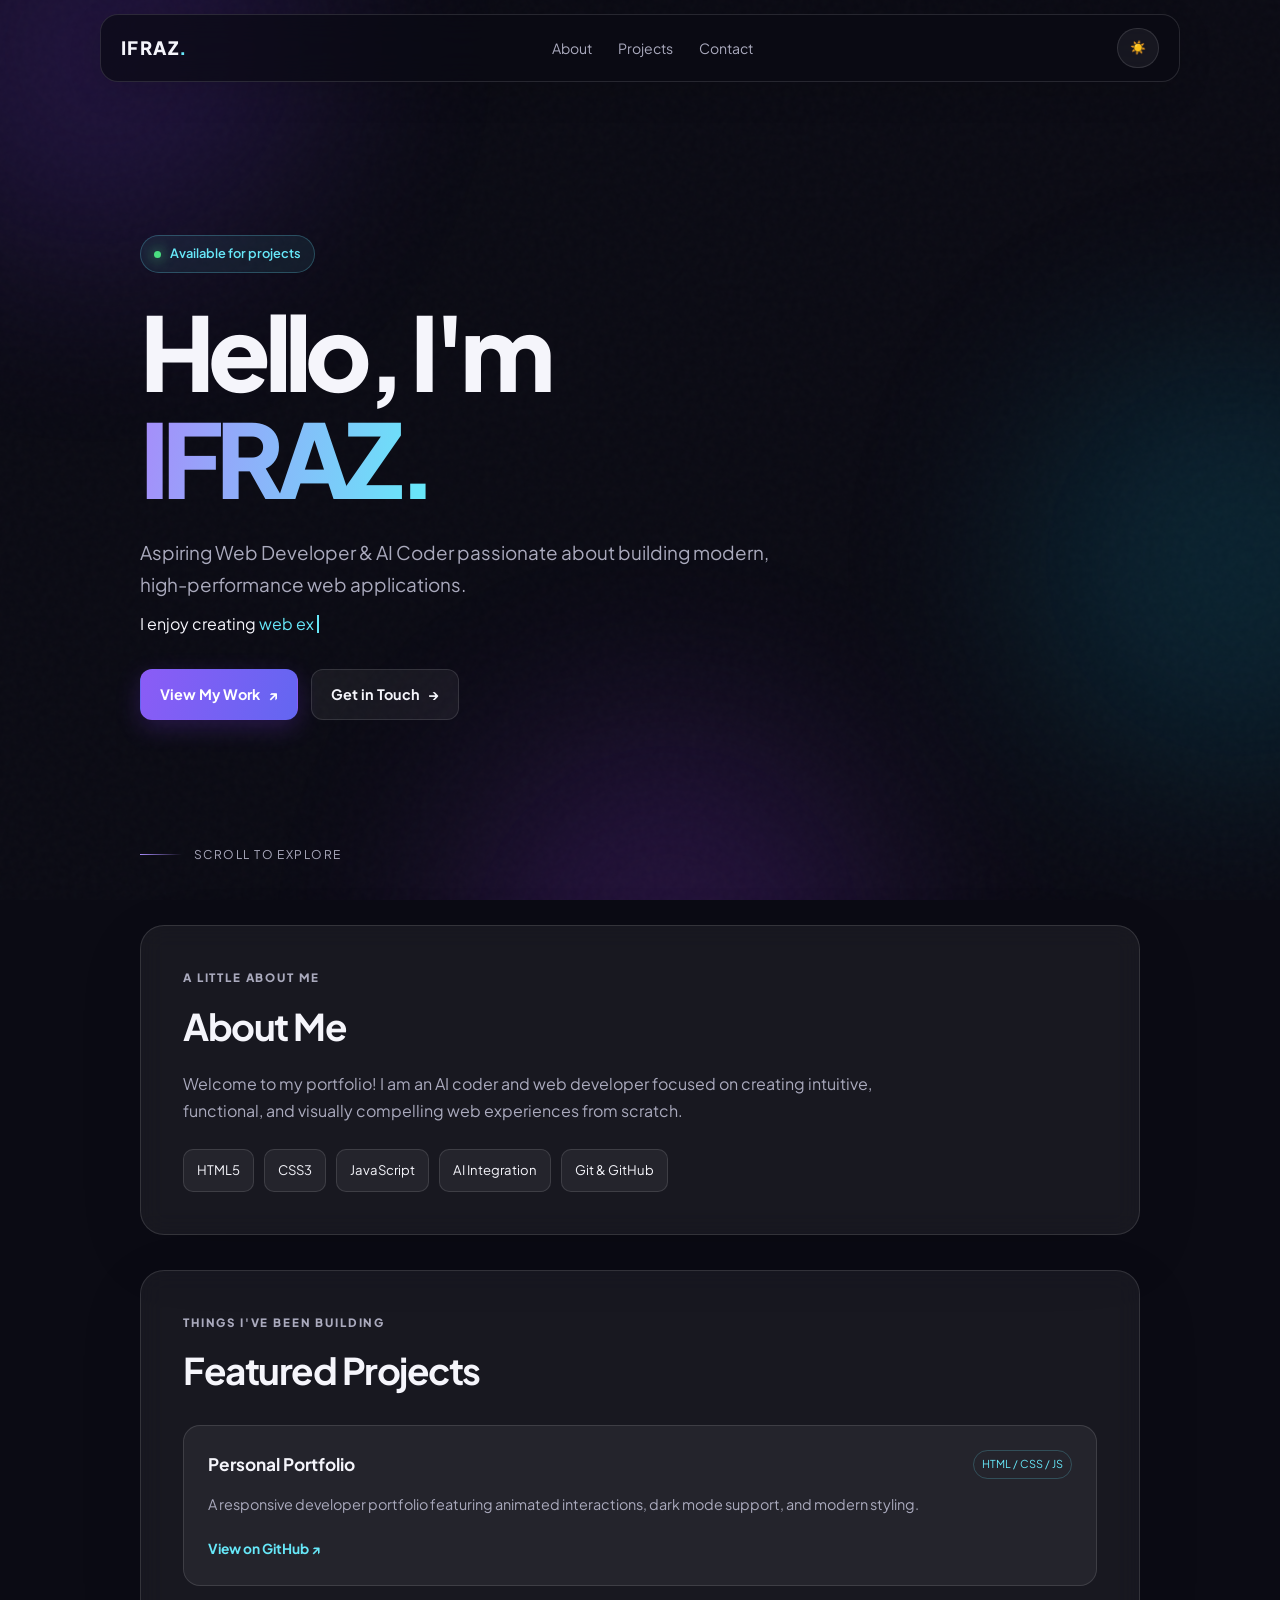
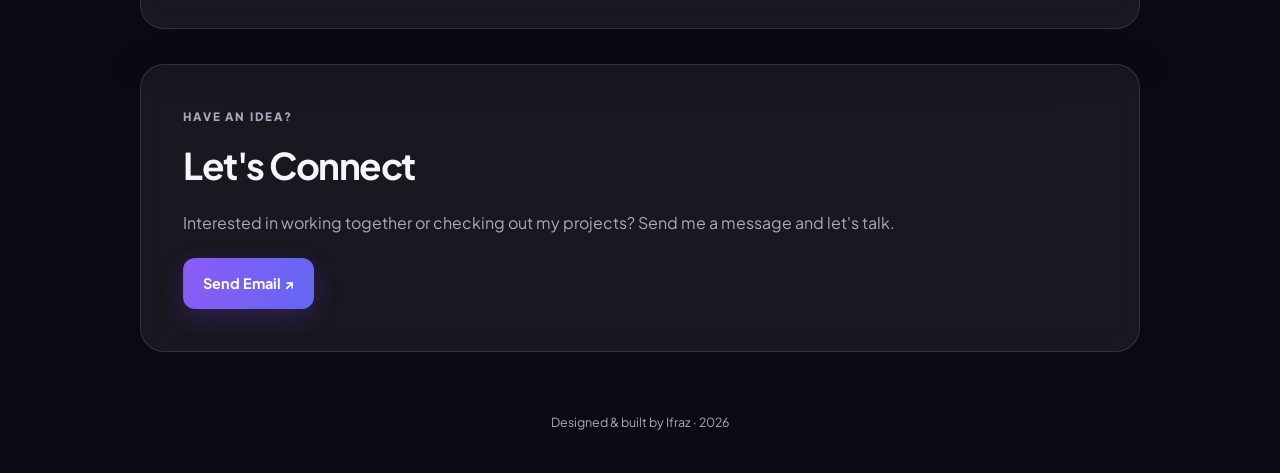
<file: index.html>
<!DOCTYPE html>
<html lang="en">
<head>
  <meta charset="UTF-8">
  <meta name="viewport" content="width=device-width, initial-scale=1.0">
  <meta name="theme-color" content="#0b0b14">
  <title>IFRAZ | Developer Portfolio</title>
  <link rel="preconnect" href="https://fonts.googleapis.com">
  <link rel="preconnect" href="https://fonts.gstatic.com" crossorigin>
  <link href="https://fonts.googleapis.com/css2?family=Plus+Jakarta+Sans:wght@300;400;500;600;700;800&display=swap" rel="stylesheet">
  <style>
    :root {
      --bg: #0b0b14; --surface: rgba(255,255,255,.055); --surface-hover: rgba(255,255,255,.09);
      --text: #f5f5fb; --muted: #aaaabd; --line: rgba(255,255,255,.12);
      --purple: #a78bfa; --cyan: #67e8f9; --header: rgba(11,11,20,.72);
    }
    body.light {
      --bg: #f6f7fb; --surface: rgba(255,255,255,.78); --surface-hover: #fff;
      --text: #171725; --muted: #5d6074; --line: rgba(25,25,50,.12); --header: rgba(246,247,251,.78);
    }
    * { box-sizing: border-box; margin: 0; padding: 0; }
    img, video, iframe { max-width: 100%; height: auto; }
    html { scroll-behavior: smooth; scroll-padding-top: 90px; }
    body {
      font-family: "Plus Jakarta Sans", sans-serif; background: var(--bg); color: var(--text);
      line-height: 1.7; overflow-x: hidden; transition: background .35s, color .35s;
    }
    a { color: inherit; text-decoration: none; }
    button { font: inherit; }
    .ambient { position: fixed; inset: 0; pointer-events: none; z-index: -2; overflow: hidden; }
    .orb { position: absolute; width: 440px; height: 440px; border-radius: 50%; filter: blur(100px); opacity: .18; animation: drift 14s ease-in-out infinite alternate; }
    .orb.one { background: #7c3aed; top: -170px; left: -120px; }
    .orb.two { background: #0891b2; right: -180px; top: 38%; animation-delay: -5s; }
    .orb.three { background: #9333ea; bottom: -260px; left: 35%; animation-delay: -8s; }
    .grain { position: fixed; inset: 0; pointer-events: none; z-index: -1; opacity: .04; background-image: url("data:image/svg+xml,%3Csvg viewBox='0 0 180 180' xmlns='http://www.w3.org/2000/svg'%3E%3Cfilter id='n'%3E%3CfeTurbulence type='fractalNoise' baseFrequency='.8' numOctaves='3' stitchTiles='stitch'/%3E%3C/filter%3E%3Crect width='100%25' height='100%25' filter='url(%23n)' opacity='.6'/%3E%3C/svg%3E"); }
    header { position: fixed; z-index: 20; top: 14px; left: 0; width: 100%; padding: 0 20px; }
    .nav-container { max-width: 1080px; margin: auto; display: flex; align-items: center; justify-content: space-between; gap: 20px; padding: 13px 20px; border: 1px solid var(--line); border-radius: 18px; background: var(--header); backdrop-filter: blur(18px); box-shadow: 0 10px 35px rgba(0,0,0,.12); }
    .logo { font-size: 1.15rem; font-weight: 800; letter-spacing: .08em; }
    .dot { color: var(--cyan); }
    .nav-links { display: flex; list-style: none; gap: 26px; }
    .nav-links a { color: var(--muted); font-size: .88rem; transition: color .25s; }
    .menu-btn { display: none; border: 1px solid var(--line); background: var(--surface); color: var(--text); border-radius: 10px; width: 42px; height: 40px; padding: 9px; cursor: pointer; }
    .menu-btn span { display: block; height: 2px; width: 100%; margin: 4px 0; border-radius: 2px; background: currentColor; transition: transform .2s, opacity .2s; }
    .nav-links a:hover { color: var(--cyan); }
    .theme-btn { border: 1px solid var(--line); color: var(--text); background: var(--surface); border-radius: 999px; padding: 8px 12px; cursor: pointer; font-size: .8rem; transition: transform .25s, background .25s; }
    .theme-btn:hover { transform: translateY(-2px); background: var(--surface-hover); }
    .content-wrapper { max-width: 1000px; width: calc(100% - 40px); margin: auto; }
    .hero-section { min-height: 100svh; display: flex; flex-direction: column; align-items: flex-start; justify-content: center; padding: 145px 0 90px; position: relative; }
    .eyebrow { display: inline-flex; align-items: center; gap: 9px; color: var(--cyan); border: 1px solid rgba(103,232,249,.25); background: rgba(103,232,249,.07); padding: 7px 13px; border-radius: 999px; font-size: .8rem; font-weight: 600; animation: fadeUp .8s both; }
    .status-dot { width: 7px; height: 7px; border-radius: 50%; background: #4ade80; box-shadow: 0 0 13px #4ade80; animation: pulse 1.8s infinite; }
    h1 { margin-top: 25px; font-size: clamp(3.1rem, 8vw, 6.4rem); line-height: 1.04; letter-spacing: -.065em; font-weight: 800; animation: fadeUp .85s .12s both; }
    .gradient-text { background: linear-gradient(100deg, var(--purple), var(--cyan), #f0abfc); background-size: 200% auto; color: transparent; background-clip: text; -webkit-background-clip: text; animation: gradientFlow 6s linear infinite; }
    .hero-subtitle { max-width: 650px; color: var(--muted); font-size: clamp(1rem, 2.1vw, 1.18rem); margin-top: 25px; animation: fadeUp .85s .24s both; }
    .typing-line { margin-top: 10px; color: var(--text); font-size: 1rem; min-height: 1.8em; animation: fadeUp .85s .32s both; }
    .typing-line span { color: var(--cyan); }
    .cursor { display: inline-block; width: 2px; height: 1.1em; background: var(--cyan); vertical-align: -.15em; margin-left: 3px; animation: blink .8s steps(2) infinite; }
    .hero-buttons { display: flex; flex-wrap: wrap; gap: 13px; margin-top: 30px; animation: fadeUp .85s .4s both; }
    .btn { display: inline-flex; align-items: center; justify-content: center; gap: 8px; border-radius: 12px; padding: 12px 19px; font-weight: 700; font-size: .9rem; border: 1px solid var(--line); transition: transform .25s, box-shadow .25s, border-color .25s, background .25s; }
    .btn:hover { transform: translateY(-4px); }
    .btn-primary { background: linear-gradient(110deg, #8b5cf6, #6366f1); border-color: transparent; color: white; box-shadow: 0 8px 24px rgba(124,58,237,.24); }
    .btn-primary:hover { box-shadow: 0 12px 32px rgba(124,58,237,.4); }
    .btn-secondary { background: var(--surface); }
    .btn-secondary:hover { border-color: var(--cyan); }
    .scroll-note { position: absolute; bottom: 35px; left: 0; color: var(--muted); font-size: .75rem; letter-spacing: .12em; text-transform: uppercase; display: flex; align-items: center; gap: 12px; }
    .scroll-line { height: 1px; width: 42px; background: linear-gradient(90deg, var(--purple), transparent); }
    .card-section { margin: 25px 0 35px; padding: clamp(24px, 5vw, 42px); border: 1px solid var(--line); border-radius: 24px; background: var(--surface); backdrop-filter: blur(12px); box-shadow: 0 20px 70px rgba(0,0,0,.08); }
    .section-kicker { color: var(--cyan); text-transform: uppercase; font-size: .72rem; letter-spacing: .16em; font-weight: 800; margin-bottom: 7px; }
    h2 { font-size: clamp(1.7rem, 4vw, 2.3rem); letter-spacing: -.04em; margin-bottom: 13px; }
    .card-section > p { color: var(--muted); max-width: 720px; }
    .skills-grid { display: flex; flex-wrap: wrap; gap: 10px; margin-top: 25px; }
    .skill-tag { padding: 9px 13px; border: 1px solid var(--line); border-radius: 10px; background: var(--surface); font-size: .82rem; transition: transform .25s, border-color .25s, background .25s; }
    .skill-tag:hover { transform: translateY(-4px) rotate(-1deg); border-color: var(--purple); background: var(--surface-hover); }
    .projects-grid { display: grid; grid-template-columns: repeat(auto-fit, minmax(240px, 1fr)); gap: 16px; margin-top: 23px; }
    .project-card { position: relative; overflow: hidden; border: 1px solid var(--line); border-radius: 17px; padding: 24px; background: var(--surface); transition: transform .3s, border-color .3s, box-shadow .3s; }
    .project-card::before { content: ""; position: absolute; width: 180px; height: 180px; right: -90px; top: -100px; border-radius: 50%; background: var(--purple); opacity: 0; filter: blur(65px); transition: opacity .35s; pointer-events: none; }
    .project-card:hover { transform: translateY(-7px); border-color: rgba(167,139,250,.65); box-shadow: 0 18px 40px rgba(0,0,0,.15); }
    .project-card:hover::before { opacity: .45; }
    .project-header { display: flex; flex-wrap: wrap; align-items: center; justify-content: space-between; gap: 12px; margin-bottom: 13px; position: relative; }
    h3 { font-size: 1.08rem; }
    .project-tag { font-size: .68rem; color: var(--cyan); border: 1px solid rgba(103,232,249,.22); border-radius: 999px; padding: 4px 8px; }
    .project-card p { color: var(--muted); font-size: .9rem; }
    .project-link { display: inline-block; margin-top: 20px; color: var(--cyan); font-size: .86rem; font-weight: 700; position: relative; }
    .project-link:hover { text-decoration: underline; text-underline-offset: 4px; }
    .contact-links { margin-top: 22px; }
    footer { text-align: center; color: var(--muted); font-size: .78rem; padding: 25px 0 40px; }
    .reveal { opacity: 0; transform: translateY(28px); transition: opacity .75s ease, transform .75s cubic-bezier(.2,.7,.2,1); }
    .reveal.visible { opacity: 1; transform: translateY(0); }
    @keyframes fadeUp { from { opacity: 0; transform: translateY(22px); } to { opacity: 1; transform: translateY(0); } }
    @keyframes drift { from { transform: translate(0,0) scale(1); } to { transform: translate(60px,45px) scale(1.12); } }
    @keyframes pulse { 0%,100% { opacity: 1; transform: scale(1); } 50% { opacity: .55; transform: scale(.75); } }
    @keyframes gradientFlow { to { background-position: 200% center; } }
    @keyframes blink { 50% { opacity: 0; } }
    @media (prefers-reduced-motion: reduce) { *, *::before, *::after { animation-duration: .01ms !important; animation-iteration-count: 1 !important; scroll-behavior: auto !important; transition-duration: .01ms !important; } .reveal { opacity: 1; transform: none; } }
    @media (max-width: 700px) {
      header { top: 8px; padding: 0 10px; }
      .nav-container { position: relative; padding: 10px 12px; gap: 9px; border-radius: 15px; }
      .logo { font-size: 1rem; }
      .menu-btn { display: block; margin-left: auto; flex: 0 0 auto; }
      .nav-links { display: none; position: absolute; top: calc(100% + 8px); left: 0; right: 0; padding: 10px; flex-direction: column; gap: 0; border: 1px solid var(--line); border-radius: 14px; background: var(--bg); box-shadow: 0 15px 35px rgba(0,0,0,.22); }
      .nav-links.open { display: flex; }
      .nav-links a { display: block; padding: 12px 10px; font-size: .95rem; border-radius: 8px; }
      .nav-links a:hover { background: var(--surface); }
      .theme-btn { flex: 0 0 auto; padding: 8px 10px; }
      .content-wrapper { width: calc(100% - 28px); }
      .hero-section { min-height: 92svh; padding-top: 120px; padding-bottom: 90px; }
      h1 { font-size: clamp(2.8rem, 13vw, 4.7rem); }
      .hero-subtitle { font-size: 1rem; }
      .hero-buttons { width: 100%; flex-wrap: wrap; }
      .hero-buttons .btn { flex: 1 1 150px; justify-content: center; text-align: center; }
      .card-section { padding: 24px 18px; border-radius: 18px; }
      .projects-grid { grid-template-columns: minmax(0, 1fr); }
      .project-card { padding: 20px; }
      .scroll-note { bottom: 16px; }
      footer { padding-bottom: 28px; }
    }
    @media (max-width: 390px) {
      .nav-container { gap: 7px; }
      .logo { font-size: .94rem; }
      .theme-btn { padding: 7px 8px; }
      .eyebrow { font-size: .72rem; padding: 6px 10px; }
      .hero-buttons .btn { flex-basis: 100%; }
      .skill-tag { font-size: .76rem; padding: 8px 10px; }
    }
  </style>
</head>
<body>
  <div class="ambient" aria-hidden="true"><div class="orb one"></div><div class="orb two"></div><div class="orb three"></div></div>
  <div class="grain" aria-hidden="true"></div>

  <header>
    <nav class="nav-container" aria-label="Main navigation">
      <a href="#hero" class="logo">IFRAZ<span class="dot">.</span></a>
      <button id="menu-toggle" class="menu-btn" type="button" aria-label="Open navigation menu" aria-expanded="false" aria-controls="site-links"><span></span><span></span><span></span></button>
      <ul class="nav-links" id="site-links">
        <li><a href="#about">About</a></li>
        <li><a href="#projects">Projects</a></li>
        <li><a href="#contact">Contact</a></li>
      </ul>
      <button id="theme-toggle" class="theme-btn" type="button" aria-label="Toggle light and dark mode">☀️</button>
    </nav>
  </header>

  <main class="content-wrapper">
    <section id="hero" class="hero-section">
      <span class="eyebrow"><span class="status-dot"></span> Available for projects</span>
      <h1>Hello, I'm<br><span class="gradient-text">IFRAZ.</span></h1>
      <p class="hero-subtitle">Aspiring Web Developer &amp; AI Coder passionate about building modern, high-performance web applications.</p>
      <p class="typing-line">I enjoy creating <span id="typing-text">web experiences</span><i class="cursor" aria-hidden="true"></i></p>
      <div class="hero-buttons">
        <a href="#projects" class="btn btn-primary">View My Work <span aria-hidden="true">↗</span></a>
        <a href="#contact" class="btn btn-secondary">Get in Touch <span aria-hidden="true">→</span></a>
      </div>
      <div class="scroll-note"><span class="scroll-line"></span> Scroll to explore</div>
    </section>

    <section id="about" class="card-section reveal">
      <p class="section-kicker">A little about me</p>
      <h2>About Me</h2>
      <p>Welcome to my portfolio! I am an AI coder and web developer focused on creating intuitive, functional, and visually compelling web experiences from scratch.</p>
      <div class="skills-grid">
        <span class="skill-tag">HTML5</span><span class="skill-tag">CSS3</span><span class="skill-tag">JavaScript</span>
        <span class="skill-tag">AI Integration</span><span class="skill-tag">Git &amp; GitHub</span>
      </div>
    </section>

    <section id="projects" class="card-section reveal">
      <p class="section-kicker">Things I've been building</p>
      <h2>Featured Projects</h2>
      <div class="projects-grid">
        <article class="project-card">
          <div class="project-header"><h3>Personal Portfolio</h3><span class="project-tag">HTML / CSS / JS</span></div>
          <p>A responsive developer portfolio featuring animated interactions, dark mode support, and modern styling.</p>
          <a href="https://github.com/ifraz-code" class="project-link" target="_blank" rel="noopener noreferrer" aria-label="View Ifraz GitHub repository">View on GitHub ↗</a>
        </article>
      </div>
    </section>

    <section id="contact" class="card-section reveal">
      <p class="section-kicker">Have an idea?</p>
      <h2>Let's Connect</h2>
      <p>Interested in working together or checking out my projects? Send me a message and let's talk.</p>
      <div class="contact-links"><a href="https://mail.google.com/mail/?view=cm&fs=1&to=ifrazmasood%40gmail.com" target="_blank" rel="noopener noreferrer" class="btn btn-primary">Send Email ↗</a></div>
    </section>
  </main>
  <footer>Designed &amp; built by Ifraz <span class="dot">·</span> <span id="year"></span></footer>

  <script>
    // Responsive mobile navigation.
    const menuButton = document.getElementById('menu-toggle');
    const siteLinks = document.getElementById('site-links');
    menuButton.addEventListener('click', () => {
      const isOpen = siteLinks.classList.toggle('open');
      menuButton.setAttribute('aria-expanded', String(isOpen));
      menuButton.setAttribute('aria-label', isOpen ? 'Close navigation menu' : 'Open navigation menu');
    });
    siteLinks.querySelectorAll('a').forEach(link => {
      link.addEventListener('click', () => {
        siteLinks.classList.remove('open');
        menuButton.setAttribute('aria-expanded', 'false');
        menuButton.setAttribute('aria-label', 'Open navigation menu');
      });
    });

    // Reveal sections when they enter the viewport.
    const revealItems = document.querySelectorAll('.reveal');
    if ('IntersectionObserver' in window) {
      const observer = new IntersectionObserver((entries, obs) => {
        entries.forEach(entry => {
          if (entry.isIntersecting) {
            entry.target.classList.add('visible');
            obs.unobserve(entry.target);
          }
        });
      }, { threshold: 0.14 });
      revealItems.forEach(item => observer.observe(item));
    } else {
      revealItems.forEach(item => item.classList.add('visible'));
    }

    // Typing effect for the hero tagline.
    const typingText = document.getElementById('typing-text');
    const phrases = ['web experiences', 'creative interfaces', 'useful AI tools'];
    let phraseIndex = 0, charIndex = phrases[0].length, deleting = true;
    function typeLoop() {
      const phrase = phrases[phraseIndex];
      if (deleting) {
        charIndex--;
        typingText.textContent = phrase.slice(0, Math.max(0, charIndex));
        if (charIndex <= 0) {
          deleting = false;
          phraseIndex = (phraseIndex + 1) % phrases.length;
          setTimeout(typeLoop, 350);
          return;
        }
        setTimeout(typeLoop, 45);
      } else {
        const nextPhrase = phrases[phraseIndex];
        charIndex++;
        typingText.textContent = nextPhrase.slice(0, charIndex);
        if (charIndex >= nextPhrase.length) {
          deleting = true;
          setTimeout(typeLoop, 1500);
          return;
        }
        setTimeout(typeLoop, 75);
      }
    }
    setTimeout(typeLoop, 1300);

    // Light/dark mode toggle.
    const themeButton = document.getElementById('theme-toggle');
    themeButton.addEventListener('click', () => {
      document.body.classList.toggle('light');
      const lightMode = document.body.classList.contains('light');
      themeButton.textContent = lightMode ? '🌙' : '☀️';
      themeButton.setAttribute('aria-label', lightMode ? 'Switch to dark mode' : 'Switch to light mode');
    });

    document.getElementById('year').textContent = new Date().getFullYear();
  </script>
</body>
</html>
</file>
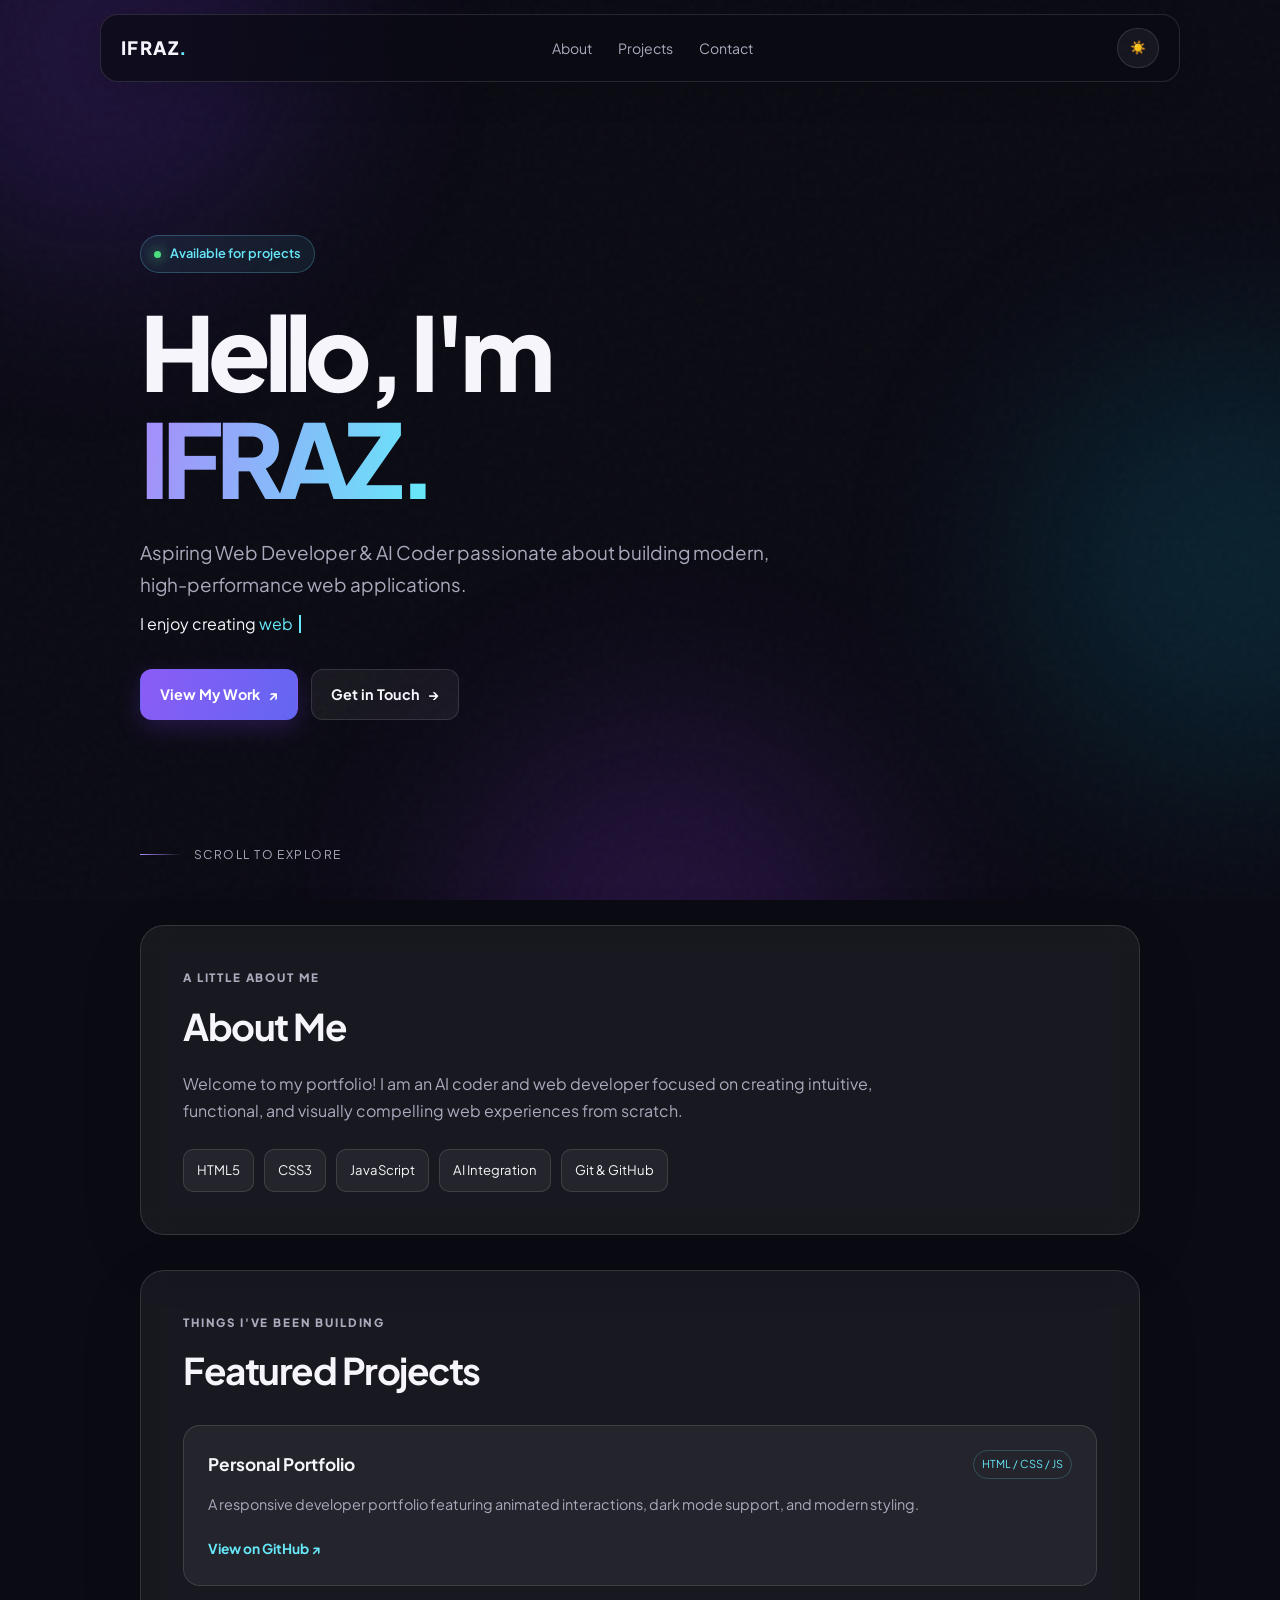
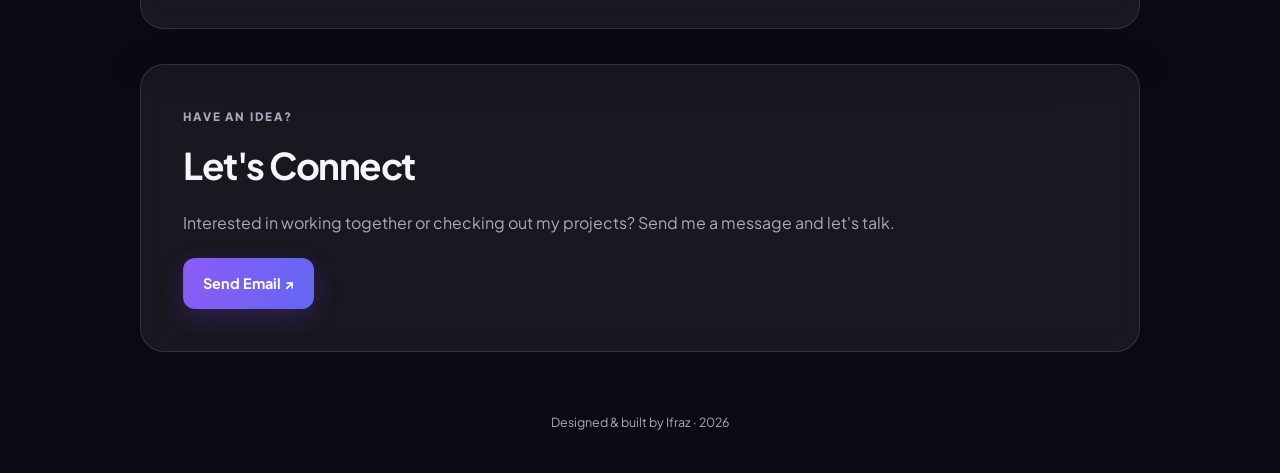
<file: animated_portfolio.html>
<!DOCTYPE html>
<html lang="en">
<head>
  <meta charset="UTF-8">
  <meta name="viewport" content="width=device-width, initial-scale=1.0">
  <meta name="theme-color" content="#0b0b14">
  <title>IFRAZ | Developer Portfolio</title>
  <link rel="preconnect" href="https://fonts.googleapis.com">
  <link rel="preconnect" href="https://fonts.gstatic.com" crossorigin>
  <link href="https://fonts.googleapis.com/css2?family=Plus+Jakarta+Sans:wght@300;400;500;600;700;800&display=swap" rel="stylesheet">
  <style>
    :root {
      --bg: #0b0b14; --surface: rgba(255,255,255,.055); --surface-hover: rgba(255,255,255,.09);
      --text: #f5f5fb; --muted: #aaaabd; --line: rgba(255,255,255,.12);
      --purple: #a78bfa; --cyan: #67e8f9; --header: rgba(11,11,20,.72);
    }
    body.light {
      --bg: #f6f7fb; --surface: rgba(255,255,255,.78); --surface-hover: #fff;
      --text: #171725; --muted: #5d6074; --line: rgba(25,25,50,.12); --header: rgba(246,247,251,.78);
    }
    * { box-sizing: border-box; margin: 0; padding: 0; }
    html { scroll-behavior: smooth; scroll-padding-top: 90px; }
    body {
      font-family: "Plus Jakarta Sans", sans-serif; background: var(--bg); color: var(--text);
      line-height: 1.7; overflow-x: hidden; transition: background .35s, color .35s;
    }
    a { color: inherit; text-decoration: none; }
    button { font: inherit; }
    .ambient { position: fixed; inset: 0; pointer-events: none; z-index: -2; overflow: hidden; }
    .orb { position: absolute; width: 440px; height: 440px; border-radius: 50%; filter: blur(100px); opacity: .18; animation: drift 14s ease-in-out infinite alternate; }
    .orb.one { background: #7c3aed; top: -170px; left: -120px; }
    .orb.two { background: #0891b2; right: -180px; top: 38%; animation-delay: -5s; }
    .orb.three { background: #9333ea; bottom: -260px; left: 35%; animation-delay: -8s; }
    .grain { position: fixed; inset: 0; pointer-events: none; z-index: -1; opacity: .04; background-image: url("data:image/svg+xml,%3Csvg viewBox='0 0 180 180' xmlns='http://www.w3.org/2000/svg'%3E%3Cfilter id='n'%3E%3CfeTurbulence type='fractalNoise' baseFrequency='.8' numOctaves='3' stitchTiles='stitch'/%3E%3C/filter%3E%3Crect width='100%25' height='100%25' filter='url(%23n)' opacity='.6'/%3E%3C/svg%3E"); }
    header { position: fixed; z-index: 20; top: 14px; left: 0; width: 100%; padding: 0 20px; }
    .nav-container { max-width: 1080px; margin: auto; display: flex; align-items: center; justify-content: space-between; gap: 20px; padding: 13px 20px; border: 1px solid var(--line); border-radius: 18px; background: var(--header); backdrop-filter: blur(18px); box-shadow: 0 10px 35px rgba(0,0,0,.12); }
    .logo { font-size: 1.15rem; font-weight: 800; letter-spacing: .08em; }
    .dot { color: var(--cyan); }
    .nav-links { display: flex; list-style: none; gap: 26px; }
    .nav-links a { color: var(--muted); font-size: .88rem; transition: color .25s; }
    .nav-links a:hover { color: var(--cyan); }
    .theme-btn { border: 1px solid var(--line); color: var(--text); background: var(--surface); border-radius: 999px; padding: 8px 12px; cursor: pointer; font-size: .8rem; transition: transform .25s, background .25s; }
    .theme-btn:hover { transform: translateY(-2px); background: var(--surface-hover); }
    .content-wrapper { max-width: 1000px; width: calc(100% - 40px); margin: auto; }
    .hero-section { min-height: 100svh; display: flex; flex-direction: column; align-items: flex-start; justify-content: center; padding: 145px 0 90px; position: relative; }
    .eyebrow { display: inline-flex; align-items: center; gap: 9px; color: var(--cyan); border: 1px solid rgba(103,232,249,.25); background: rgba(103,232,249,.07); padding: 7px 13px; border-radius: 999px; font-size: .8rem; font-weight: 600; animation: fadeUp .8s both; }
    .status-dot { width: 7px; height: 7px; border-radius: 50%; background: #4ade80; box-shadow: 0 0 13px #4ade80; animation: pulse 1.8s infinite; }
    h1 { margin-top: 25px; font-size: clamp(3.1rem, 8vw, 6.4rem); line-height: 1.04; letter-spacing: -.065em; font-weight: 800; animation: fadeUp .85s .12s both; }
    .gradient-text { background: linear-gradient(100deg, var(--purple), var(--cyan), #f0abfc); background-size: 200% auto; color: transparent; background-clip: text; -webkit-background-clip: text; animation: gradientFlow 6s linear infinite; }
    .hero-subtitle { max-width: 650px; color: var(--muted); font-size: clamp(1rem, 2.1vw, 1.18rem); margin-top: 25px; animation: fadeUp .85s .24s both; }
    .typing-line { margin-top: 10px; color: var(--text); font-size: 1rem; min-height: 1.8em; animation: fadeUp .85s .32s both; }
    .typing-line span { color: var(--cyan); }
    .cursor { display: inline-block; width: 2px; height: 1.1em; background: var(--cyan); vertical-align: -.15em; margin-left: 3px; animation: blink .8s steps(2) infinite; }
    .hero-buttons { display: flex; flex-wrap: wrap; gap: 13px; margin-top: 30px; animation: fadeUp .85s .4s both; }
    .btn { display: inline-flex; align-items: center; justify-content: center; gap: 8px; border-radius: 12px; padding: 12px 19px; font-weight: 700; font-size: .9rem; border: 1px solid var(--line); transition: transform .25s, box-shadow .25s, border-color .25s, background .25s; }
    .btn:hover { transform: translateY(-4px); }
    .btn-primary { background: linear-gradient(110deg, #8b5cf6, #6366f1); border-color: transparent; color: white; box-shadow: 0 8px 24px rgba(124,58,237,.24); }
    .btn-primary:hover { box-shadow: 0 12px 32px rgba(124,58,237,.4); }
    .btn-secondary { background: var(--surface); }
    .btn-secondary:hover { border-color: var(--cyan); }
    .scroll-note { position: absolute; bottom: 35px; left: 0; color: var(--muted); font-size: .75rem; letter-spacing: .12em; text-transform: uppercase; display: flex; align-items: center; gap: 12px; }
    .scroll-line { height: 1px; width: 42px; background: linear-gradient(90deg, var(--purple), transparent); }
    .card-section { margin: 25px 0 35px; padding: clamp(24px, 5vw, 42px); border: 1px solid var(--line); border-radius: 24px; background: var(--surface); backdrop-filter: blur(12px); box-shadow: 0 20px 70px rgba(0,0,0,.08); }
    .section-kicker { color: var(--cyan); text-transform: uppercase; font-size: .72rem; letter-spacing: .16em; font-weight: 800; margin-bottom: 7px; }
    h2 { font-size: clamp(1.7rem, 4vw, 2.3rem); letter-spacing: -.04em; margin-bottom: 13px; }
    .card-section > p { color: var(--muted); max-width: 720px; }
    .skills-grid { display: flex; flex-wrap: wrap; gap: 10px; margin-top: 25px; }
    .skill-tag { padding: 9px 13px; border: 1px solid var(--line); border-radius: 10px; background: var(--surface); font-size: .82rem; transition: transform .25s, border-color .25s, background .25s; }
    .skill-tag:hover { transform: translateY(-4px) rotate(-1deg); border-color: var(--purple); background: var(--surface-hover); }
    .projects-grid { display: grid; grid-template-columns: repeat(auto-fit, minmax(240px, 1fr)); gap: 16px; margin-top: 23px; }
    .project-card { position: relative; overflow: hidden; border: 1px solid var(--line); border-radius: 17px; padding: 24px; background: var(--surface); transition: transform .3s, border-color .3s, box-shadow .3s; }
    .project-card::before { content: ""; position: absolute; width: 180px; height: 180px; right: -90px; top: -100px; border-radius: 50%; background: var(--purple); opacity: 0; filter: blur(65px); transition: opacity .35s; pointer-events: none; }
    .project-card:hover { transform: translateY(-7px); border-color: rgba(167,139,250,.65); box-shadow: 0 18px 40px rgba(0,0,0,.15); }
    .project-card:hover::before { opacity: .45; }
    .project-header { display: flex; flex-wrap: wrap; align-items: center; justify-content: space-between; gap: 12px; margin-bottom: 13px; position: relative; }
    h3 { font-size: 1.08rem; }
    .project-tag { font-size: .68rem; color: var(--cyan); border: 1px solid rgba(103,232,249,.22); border-radius: 999px; padding: 4px 8px; }
    .project-card p { color: var(--muted); font-size: .9rem; }
    .project-link { display: inline-block; margin-top: 20px; color: var(--cyan); font-size: .86rem; font-weight: 700; position: relative; }
    .project-link:hover { text-decoration: underline; text-underline-offset: 4px; }
    .contact-links { margin-top: 22px; }
    footer { text-align: center; color: var(--muted); font-size: .78rem; padding: 25px 0 40px; }
    .reveal { opacity: 0; transform: translateY(28px); transition: opacity .75s ease, transform .75s cubic-bezier(.2,.7,.2,1); }
    .reveal.visible { opacity: 1; transform: translateY(0); }
    @keyframes fadeUp { from { opacity: 0; transform: translateY(22px); } to { opacity: 1; transform: translateY(0); } }
    @keyframes drift { from { transform: translate(0,0) scale(1); } to { transform: translate(60px,45px) scale(1.12); } }
    @keyframes pulse { 0%,100% { opacity: 1; transform: scale(1); } 50% { opacity: .55; transform: scale(.75); } }
    @keyframes gradientFlow { to { background-position: 200% center; } }
    @keyframes blink { 50% { opacity: 0; } }
    @media (prefers-reduced-motion: reduce) { *, *::before, *::after { animation-duration: .01ms !important; animation-iteration-count: 1 !important; scroll-behavior: auto !important; transition-duration: .01ms !important; } .reveal { opacity: 1; transform: none; } }
    @media (max-width: 620px) {
      header { top: 8px; padding: 0 10px; }
      .nav-container { padding: 11px 13px; gap: 10px; }
      .nav-links { gap: 12px; }
      .nav-links a { font-size: .78rem; }
      .theme-btn { font-size: 0; padding: 8px 10px; }
      .theme-btn::first-letter { font-size: 1rem; }
      .content-wrapper { width: calc(100% - 24px); }
      .hero-section { padding-top: 125px; }
      .scroll-note { bottom: 20px; }
      .card-section { border-radius: 18px; }
    }
    @media (max-width: 390px) { .nav-links { gap: 8px; } .nav-links a { font-size: .72rem; } .logo { font-size: 1rem; } }
  </style>
</head>
<body>
  <div class="ambient" aria-hidden="true"><div class="orb one"></div><div class="orb two"></div><div class="orb three"></div></div>
  <div class="grain" aria-hidden="true"></div>

  <header>
    <nav class="nav-container" aria-label="Main navigation">
      <a href="#hero" class="logo">IFRAZ<span class="dot">.</span></a>
      <ul class="nav-links">
        <li><a href="#about">About</a></li>
        <li><a href="#projects">Projects</a></li>
        <li><a href="#contact">Contact</a></li>
      </ul>
      <button id="theme-toggle" class="theme-btn" type="button" aria-label="Toggle light and dark mode">☀️</button>
    </nav>
  </header>

  <main class="content-wrapper">
    <section id="hero" class="hero-section">
      <span class="eyebrow"><span class="status-dot"></span> Available for projects</span>
      <h1>Hello, I'm<br><span class="gradient-text">IFRAZ.</span></h1>
      <p class="hero-subtitle">Aspiring Web Developer &amp; AI Coder passionate about building modern, high-performance web applications.</p>
      <p class="typing-line">I enjoy creating <span id="typing-text">web experiences</span><i class="cursor" aria-hidden="true"></i></p>
      <div class="hero-buttons">
        <a href="#projects" class="btn btn-primary">View My Work <span aria-hidden="true">↗</span></a>
        <a href="#contact" class="btn btn-secondary">Get in Touch <span aria-hidden="true">→</span></a>
      </div>
      <div class="scroll-note"><span class="scroll-line"></span> Scroll to explore</div>
    </section>

    <section id="about" class="card-section reveal">
      <p class="section-kicker">A little about me</p>
      <h2>About Me</h2>
      <p>Welcome to my portfolio! I am an AI coder and web developer focused on creating intuitive, functional, and visually compelling web experiences from scratch.</p>
      <div class="skills-grid">
        <span class="skill-tag">HTML5</span><span class="skill-tag">CSS3</span><span class="skill-tag">JavaScript</span>
        <span class="skill-tag">AI Integration</span><span class="skill-tag">Git &amp; GitHub</span>
      </div>
    </section>

    <section id="projects" class="card-section reveal">
      <p class="section-kicker">Things I've been building</p>
      <h2>Featured Projects</h2>
      <div class="projects-grid">
        <article class="project-card">
          <div class="project-header"><h3>Personal Portfolio</h3><span class="project-tag">HTML / CSS / JS</span></div>
          <p>A responsive developer portfolio featuring animated interactions, dark mode support, and modern styling.</p>
          <a href="https://github.com/ifraz-code" class="project-link" target="_blank" rel="noopener noreferrer" aria-label="View Ifraz GitHub repository">View on GitHub ↗</a>
        </article>
      </div>
    </section>

    <section id="contact" class="card-section reveal">
      <p class="section-kicker">Have an idea?</p>
      <h2>Let's Connect</h2>
      <p>Interested in working together or checking out my projects? Send me a message and let's talk.</p>
      <div class="contact-links"><a href="mailto:ifrazmasood@gmail.com" class="btn btn-primary">Send Email ↗</a></div>
    </section>
  </main>
  <footer>Designed &amp; built by Ifraz <span class="dot">·</span> <span id="year"></span></footer>

  <script>
    // Reveal sections when they enter the viewport.
    const revealItems = document.querySelectorAll('.reveal');
    if ('IntersectionObserver' in window) {
      const observer = new IntersectionObserver((entries, obs) => {
        entries.forEach(entry => {
          if (entry.isIntersecting) {
            entry.target.classList.add('visible');
            obs.unobserve(entry.target);
          }
        });
      }, { threshold: 0.14 });
      revealItems.forEach(item => observer.observe(item));
    } else {
      revealItems.forEach(item => item.classList.add('visible'));
    }

    // Typing effect for the hero tagline.
    const typingText = document.getElementById('typing-text');
    const phrases = ['web experiences', 'creative interfaces', 'useful AI tools'];
    let phraseIndex = 0, charIndex = phrases[0].length, deleting = true;
    function typeLoop() {
      const phrase = phrases[phraseIndex];
      if (deleting) {
        charIndex--;
        typingText.textContent = phrase.slice(0, Math.max(0, charIndex));
        if (charIndex <= 0) {
          deleting = false;
          phraseIndex = (phraseIndex + 1) % phrases.length;
          setTimeout(typeLoop, 350);
          return;
        }
        setTimeout(typeLoop, 45);
      } else {
        const nextPhrase = phrases[phraseIndex];
        charIndex++;
        typingText.textContent = nextPhrase.slice(0, charIndex);
        if (charIndex >= nextPhrase.length) {
          deleting = true;
          setTimeout(typeLoop, 1500);
          return;
        }
        setTimeout(typeLoop, 75);
      }
    }
    setTimeout(typeLoop, 1300);

    // Light/dark mode toggle.
    const themeButton = document.getElementById('theme-toggle');
    themeButton.addEventListener('click', () => {
      document.body.classList.toggle('light');
      const lightMode = document.body.classList.contains('light');
      themeButton.textContent = lightMode ? '🌙' : '☀️';
      themeButton.setAttribute('aria-label', lightMode ? 'Switch to dark mode' : 'Switch to light mode');
    });

    document.getElementById('year').textContent = new Date().getFullYear();
  </script>
</body>
</html>
</file>
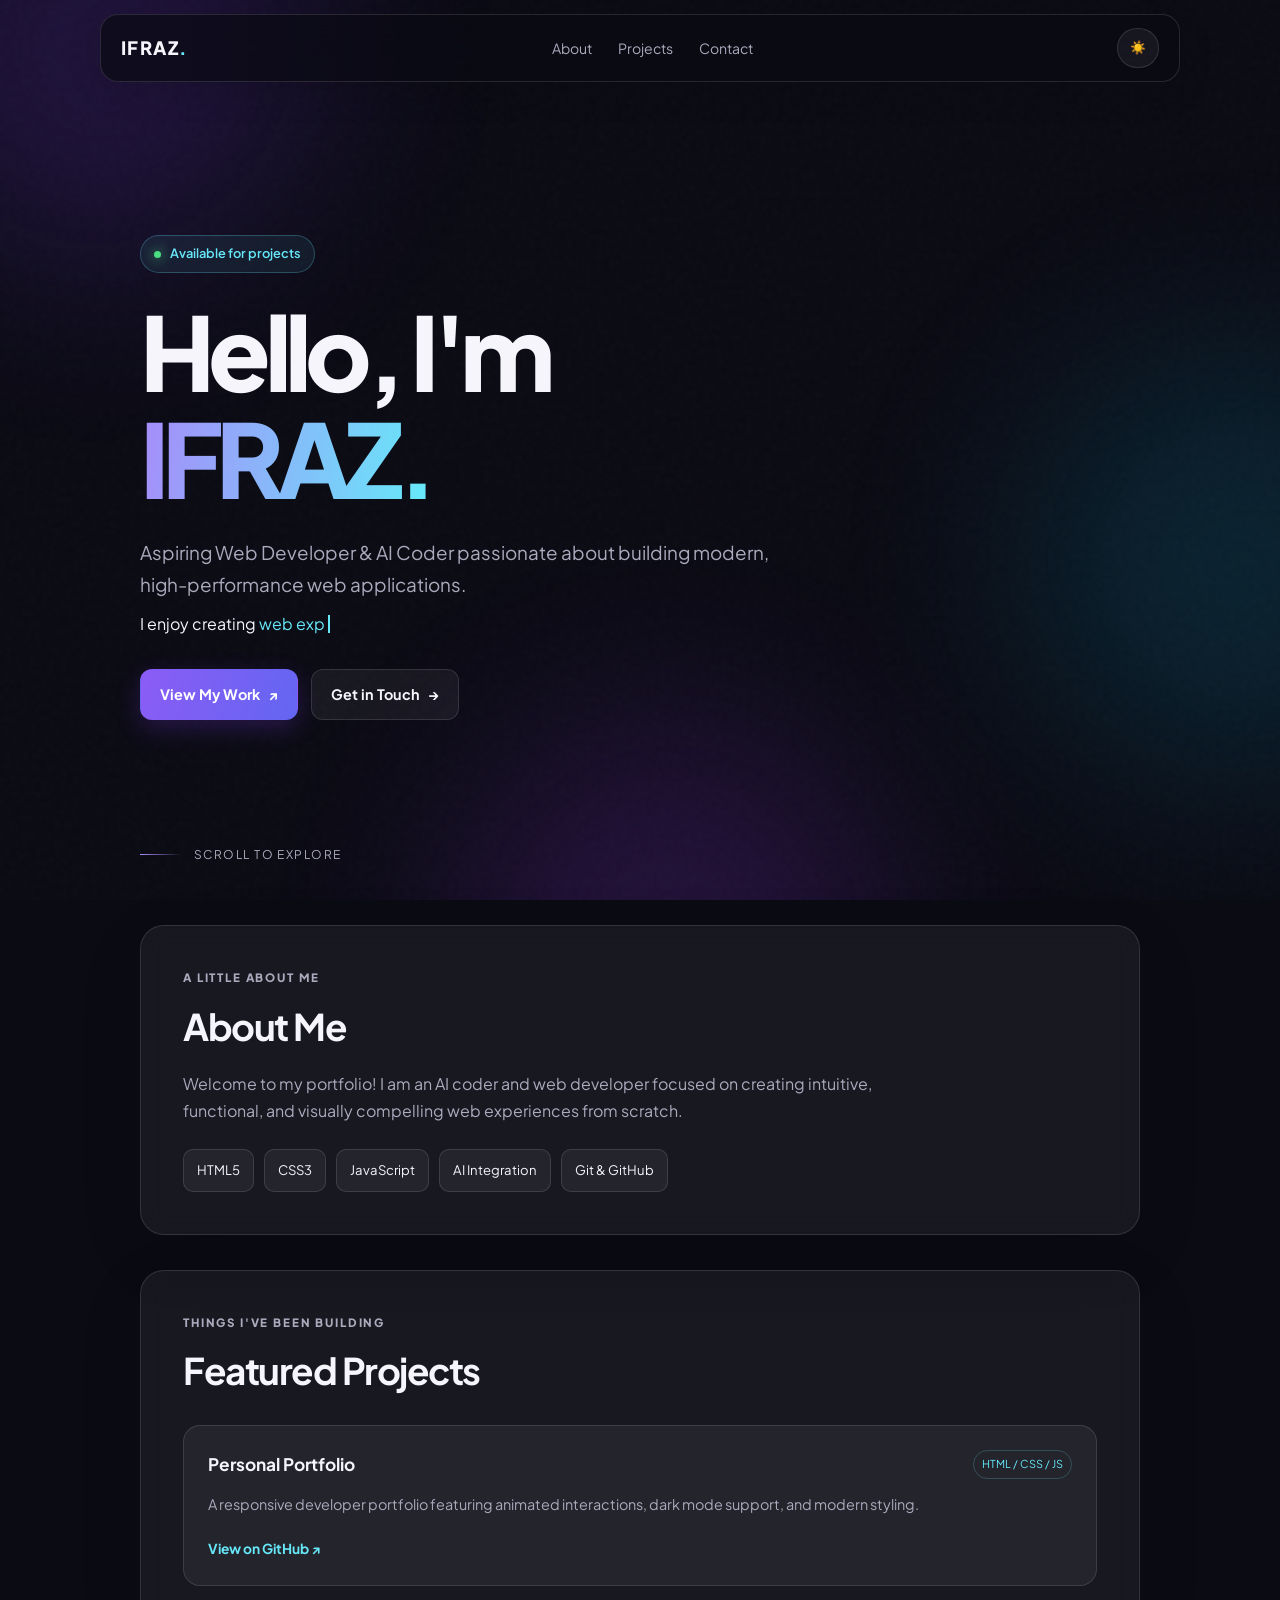
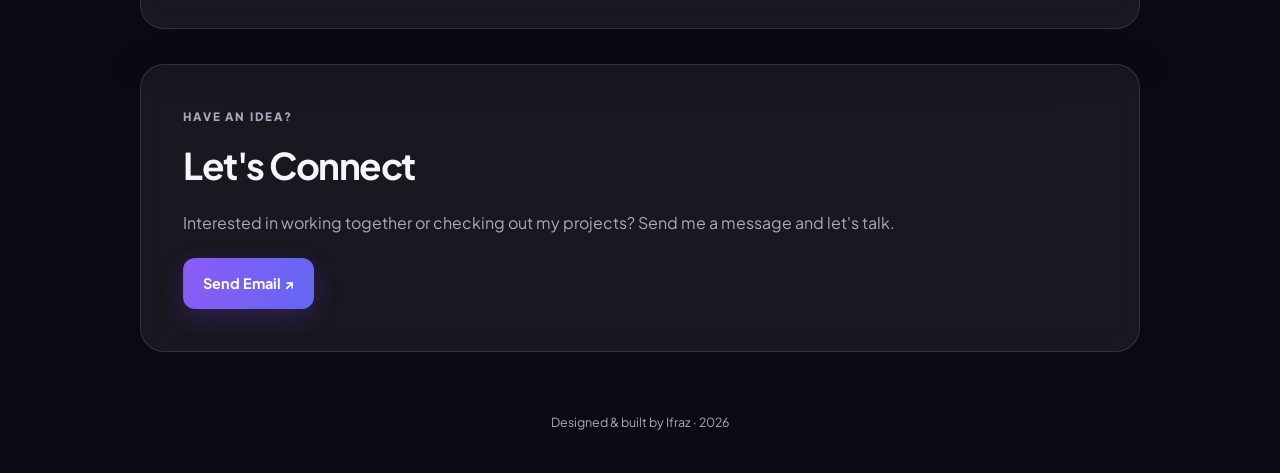
<file: index-animation.html>
<!DOCTYPE html>
<html lang="en">
<head>
  <meta charset="UTF-8">
  <meta name="viewport" content="width=device-width, initial-scale=1.0">
  <meta name="theme-color" content="#0b0b14">
  <title>IFRAZ | Developer Portfolio</title>
  <link rel="preconnect" href="https://fonts.googleapis.com">
  <link rel="preconnect" href="https://fonts.gstatic.com" crossorigin>
  <link href="https://fonts.googleapis.com/css2?family=Plus+Jakarta+Sans:wght@300;400;500;600;700;800&display=swap" rel="stylesheet">
  <style>
    :root {
      --bg: #0b0b14; --surface: rgba(255,255,255,.055); --surface-hover: rgba(255,255,255,.09);
      --text: #f5f5fb; --muted: #aaaabd; --line: rgba(255,255,255,.12);
      --purple: #a78bfa; --cyan: #67e8f9; --header: rgba(11,11,20,.72);
    }
    body.light {
      --bg: #f6f7fb; --surface: rgba(255,255,255,.78); --surface-hover: #fff;
      --text: #171725; --muted: #5d6074; --line: rgba(25,25,50,.12); --header: rgba(246,247,251,.78);
    }
    * { box-sizing: border-box; margin: 0; padding: 0; }
    html { scroll-behavior: smooth; scroll-padding-top: 90px; }
    body {
      font-family: "Plus Jakarta Sans", sans-serif; background: var(--bg); color: var(--text);
      line-height: 1.7; overflow-x: hidden; transition: background .35s, color .35s;
    }
    a { color: inherit; text-decoration: none; }
    button { font: inherit; }
    .ambient { position: fixed; inset: 0; pointer-events: none; z-index: -2; overflow: hidden; }
    .orb { position: absolute; width: 440px; height: 440px; border-radius: 50%; filter: blur(100px); opacity: .18; animation: drift 14s ease-in-out infinite alternate; }
    .orb.one { background: #7c3aed; top: -170px; left: -120px; }
    .orb.two { background: #0891b2; right: -180px; top: 38%; animation-delay: -5s; }
    .orb.three { background: #9333ea; bottom: -260px; left: 35%; animation-delay: -8s; }
    .grain { position: fixed; inset: 0; pointer-events: none; z-index: -1; opacity: .04; background-image: url("data:image/svg+xml,%3Csvg viewBox='0 0 180 180' xmlns='http://www.w3.org/2000/svg'%3E%3Cfilter id='n'%3E%3CfeTurbulence type='fractalNoise' baseFrequency='.8' numOctaves='3' stitchTiles='stitch'/%3E%3C/filter%3E%3Crect width='100%25' height='100%25' filter='url(%23n)' opacity='.6'/%3E%3C/svg%3E"); }
    header { position: fixed; z-index: 20; top: 14px; left: 0; width: 100%; padding: 0 20px; }
    .nav-container { max-width: 1080px; margin: auto; display: flex; align-items: center; justify-content: space-between; gap: 20px; padding: 13px 20px; border: 1px solid var(--line); border-radius: 18px; background: var(--header); backdrop-filter: blur(18px); box-shadow: 0 10px 35px rgba(0,0,0,.12); }
    .logo { font-size: 1.15rem; font-weight: 800; letter-spacing: .08em; }
    .dot { color: var(--cyan); }
    .nav-links { display: flex; list-style: none; gap: 26px; }
    .nav-links a { color: var(--muted); font-size: .88rem; transition: color .25s; }
    .nav-links a:hover { color: var(--cyan); }
    .theme-btn { border: 1px solid var(--line); color: var(--text); background: var(--surface); border-radius: 999px; padding: 8px 12px; cursor: pointer; font-size: .8rem; transition: transform .25s, background .25s; }
    .theme-btn:hover { transform: translateY(-2px); background: var(--surface-hover); }
    .content-wrapper { max-width: 1000px; width: calc(100% - 40px); margin: auto; }
    .hero-section { min-height: 100svh; display: flex; flex-direction: column; align-items: flex-start; justify-content: center; padding: 145px 0 90px; position: relative; }
    .eyebrow { display: inline-flex; align-items: center; gap: 9px; color: var(--cyan); border: 1px solid rgba(103,232,249,.25); background: rgba(103,232,249,.07); padding: 7px 13px; border-radius: 999px; font-size: .8rem; font-weight: 600; animation: fadeUp .8s both; }
    .status-dot { width: 7px; height: 7px; border-radius: 50%; background: #4ade80; box-shadow: 0 0 13px #4ade80; animation: pulse 1.8s infinite; }
    h1 { margin-top: 25px; font-size: clamp(3.1rem, 8vw, 6.4rem); line-height: 1.04; letter-spacing: -.065em; font-weight: 800; animation: fadeUp .85s .12s both; }
    .gradient-text { background: linear-gradient(100deg, var(--purple), var(--cyan), #f0abfc); background-size: 200% auto; color: transparent; background-clip: text; -webkit-background-clip: text; animation: gradientFlow 6s linear infinite; }
    .hero-subtitle { max-width: 650px; color: var(--muted); font-size: clamp(1rem, 2.1vw, 1.18rem); margin-top: 25px; animation: fadeUp .85s .24s both; }
    .typing-line { margin-top: 10px; color: var(--text); font-size: 1rem; min-height: 1.8em; animation: fadeUp .85s .32s both; }
    .typing-line span { color: var(--cyan); }
    .cursor { display: inline-block; width: 2px; height: 1.1em; background: var(--cyan); vertical-align: -.15em; margin-left: 3px; animation: blink .8s steps(2) infinite; }
    .hero-buttons { display: flex; flex-wrap: wrap; gap: 13px; margin-top: 30px; animation: fadeUp .85s .4s both; }
    .btn { display: inline-flex; align-items: center; justify-content: center; gap: 8px; border-radius: 12px; padding: 12px 19px; font-weight: 700; font-size: .9rem; border: 1px solid var(--line); transition: transform .25s, box-shadow .25s, border-color .25s, background .25s; }
    .btn:hover { transform: translateY(-4px); }
    .btn-primary { background: linear-gradient(110deg, #8b5cf6, #6366f1); border-color: transparent; color: white; box-shadow: 0 8px 24px rgba(124,58,237,.24); }
    .btn-primary:hover { box-shadow: 0 12px 32px rgba(124,58,237,.4); }
    .btn-secondary { background: var(--surface); }
    .btn-secondary:hover { border-color: var(--cyan); }
    .scroll-note { position: absolute; bottom: 35px; left: 0; color: var(--muted); font-size: .75rem; letter-spacing: .12em; text-transform: uppercase; display: flex; align-items: center; gap: 12px; }
    .scroll-line { height: 1px; width: 42px; background: linear-gradient(90deg, var(--purple), transparent); }
    .card-section { margin: 25px 0 35px; padding: clamp(24px, 5vw, 42px); border: 1px solid var(--line); border-radius: 24px; background: var(--surface); backdrop-filter: blur(12px); box-shadow: 0 20px 70px rgba(0,0,0,.08); }
    .section-kicker { color: var(--cyan); text-transform: uppercase; font-size: .72rem; letter-spacing: .16em; font-weight: 800; margin-bottom: 7px; }
    h2 { font-size: clamp(1.7rem, 4vw, 2.3rem); letter-spacing: -.04em; margin-bottom: 13px; }
    .card-section > p { color: var(--muted); max-width: 720px; }
    .skills-grid { display: flex; flex-wrap: wrap; gap: 10px; margin-top: 25px; }
    .skill-tag { padding: 9px 13px; border: 1px solid var(--line); border-radius: 10px; background: var(--surface); font-size: .82rem; transition: transform .25s, border-color .25s, background .25s; }
    .skill-tag:hover { transform: translateY(-4px) rotate(-1deg); border-color: var(--purple); background: var(--surface-hover); }
    .projects-grid { display: grid; grid-template-columns: repeat(auto-fit, minmax(240px, 1fr)); gap: 16px; margin-top: 23px; }
    .project-card { position: relative; overflow: hidden; border: 1px solid var(--line); border-radius: 17px; padding: 24px; background: var(--surface); transition: transform .3s, border-color .3s, box-shadow .3s; }
    .project-card::before { content: ""; position: absolute; width: 180px; height: 180px; right: -90px; top: -100px; border-radius: 50%; background: var(--purple); opacity: 0; filter: blur(65px); transition: opacity .35s; pointer-events: none; }
    .project-card:hover { transform: translateY(-7px); border-color: rgba(167,139,250,.65); box-shadow: 0 18px 40px rgba(0,0,0,.15); }
    .project-card:hover::before { opacity: .45; }
    .project-header { display: flex; flex-wrap: wrap; align-items: center; justify-content: space-between; gap: 12px; margin-bottom: 13px; position: relative; }
    h3 { font-size: 1.08rem; }
    .project-tag { font-size: .68rem; color: var(--cyan); border: 1px solid rgba(103,232,249,.22); border-radius: 999px; padding: 4px 8px; }
    .project-card p { color: var(--muted); font-size: .9rem; }
    .project-link { display: inline-block; margin-top: 20px; color: var(--cyan); font-size: .86rem; font-weight: 700; position: relative; }
    .project-link:hover { text-decoration: underline; text-underline-offset: 4px; }
    .contact-links { margin-top: 22px; }
    footer { text-align: center; color: var(--muted); font-size: .78rem; padding: 25px 0 40px; }
    .reveal { opacity: 0; transform: translateY(28px); transition: opacity .75s ease, transform .75s cubic-bezier(.2,.7,.2,1); }
    .reveal.visible { opacity: 1; transform: translateY(0); }
    @keyframes fadeUp { from { opacity: 0; transform: translateY(22px); } to { opacity: 1; transform: translateY(0); } }
    @keyframes drift { from { transform: translate(0,0) scale(1); } to { transform: translate(60px,45px) scale(1.12); } }
    @keyframes pulse { 0%,100% { opacity: 1; transform: scale(1); } 50% { opacity: .55; transform: scale(.75); } }
    @keyframes gradientFlow { to { background-position: 200% center; } }
    @keyframes blink { 50% { opacity: 0; } }
    @media (prefers-reduced-motion: reduce) { *, *::before, *::after { animation-duration: .01ms !important; animation-iteration-count: 1 !important; scroll-behavior: auto !important; transition-duration: .01ms !important; } .reveal { opacity: 1; transform: none; } }
    @media (max-width: 620px) {
      header { top: 8px; padding: 0 10px; }
      .nav-container { padding: 11px 13px; gap: 10px; }
      .nav-links { gap: 12px; }
      .nav-links a { font-size: .78rem; }
      .theme-btn { font-size: 0; padding: 8px 10px; }
      .theme-btn::first-letter { font-size: 1rem; }
      .content-wrapper { width: calc(100% - 24px); }
      .hero-section { padding-top: 125px; }
      .scroll-note { bottom: 20px; }
      .card-section { border-radius: 18px; }
    }
    @media (max-width: 390px) { .nav-links { gap: 8px; } .nav-links a { font-size: .72rem; } .logo { font-size: 1rem; } }
  </style>
</head>
<body>
  <div class="ambient" aria-hidden="true"><div class="orb one"></div><div class="orb two"></div><div class="orb three"></div></div>
  <div class="grain" aria-hidden="true"></div>

  <header>
    <nav class="nav-container" aria-label="Main navigation">
      <a href="#hero" class="logo">IFRAZ<span class="dot">.</span></a>
      <ul class="nav-links">
        <li><a href="#about">About</a></li>
        <li><a href="#projects">Projects</a></li>
        <li><a href="#contact">Contact</a></li>
      </ul>
      <button id="theme-toggle" class="theme-btn" type="button" aria-label="Toggle light and dark mode">☀️</button>
    </nav>
  </header>

  <main class="content-wrapper">
    <section id="hero" class="hero-section">
      <span class="eyebrow"><span class="status-dot"></span> Available for projects</span>
      <h1>Hello, I'm<br><span class="gradient-text">IFRAZ.</span></h1>
      <p class="hero-subtitle">Aspiring Web Developer &amp; AI Coder passionate about building modern, high-performance web applications.</p>
      <p class="typing-line">I enjoy creating <span id="typing-text">web experiences</span><i class="cursor" aria-hidden="true"></i></p>
      <div class="hero-buttons">
        <a href="#projects" class="btn btn-primary">View My Work <span aria-hidden="true">↗</span></a>
        <a href="#contact" class="btn btn-secondary">Get in Touch <span aria-hidden="true">→</span></a>
      </div>
      <div class="scroll-note"><span class="scroll-line"></span> Scroll to explore</div>
    </section>

    <section id="about" class="card-section reveal">
      <p class="section-kicker">A little about me</p>
      <h2>About Me</h2>
      <p>Welcome to my portfolio! I am an AI coder and web developer focused on creating intuitive, functional, and visually compelling web experiences from scratch.</p>
      <div class="skills-grid">
        <span class="skill-tag">HTML5</span><span class="skill-tag">CSS3</span><span class="skill-tag">JavaScript</span>
        <span class="skill-tag">AI Integration</span><span class="skill-tag">Git &amp; GitHub</span>
      </div>
    </section>

    <section id="projects" class="card-section reveal">
      <p class="section-kicker">Things I've been building</p>
      <h2>Featured Projects</h2>
      <div class="projects-grid">
        <article class="project-card">
          <div class="project-header"><h3>Personal Portfolio</h3><span class="project-tag">HTML / CSS / JS</span></div>
          <p>A responsive developer portfolio featuring animated interactions, dark mode support, and modern styling.</p>
          <a href="https://github.com/ifraz-code" class="project-link" target="_blank" rel="noopener noreferrer" aria-label="View Ifraz GitHub repository">View on GitHub ↗</a>
        </article>
      </div>
    </section>

    <section id="contact" class="card-section reveal">
      <p class="section-kicker">Have an idea?</p>
      <h2>Let's Connect</h2>
      <p>Interested in working together or checking out my projects? Send me a message and let's talk.</p>
      <div class="contact-links"><a href="https://mail.google.com/mail/?view=cm&fs=1&to=ifrazmasood%40gmail.com" target="_blank" rel="noopener noreferrer" class="btn btn-primary">Send Email ↗</a></div>
    </section>
  </main>
  <footer>Designed &amp; built by Ifraz <span class="dot">·</span> <span id="year"></span></footer>

  <script>
    // Reveal sections when they enter the viewport.
    const revealItems = document.querySelectorAll('.reveal');
    if ('IntersectionObserver' in window) {
      const observer = new IntersectionObserver((entries, obs) => {
        entries.forEach(entry => {
          if (entry.isIntersecting) {
            entry.target.classList.add('visible');
            obs.unobserve(entry.target);
          }
        });
      }, { threshold: 0.14 });
      revealItems.forEach(item => observer.observe(item));
    } else {
      revealItems.forEach(item => item.classList.add('visible'));
    }

    // Typing effect for the hero tagline.
    const typingText = document.getElementById('typing-text');
    const phrases = ['web experiences', 'creative interfaces', 'useful AI tools'];
    let phraseIndex = 0, charIndex = phrases[0].length, deleting = true;
    function typeLoop() {
      const phrase = phrases[phraseIndex];
      if (deleting) {
        charIndex--;
        typingText.textContent = phrase.slice(0, Math.max(0, charIndex));
        if (charIndex <= 0) {
          deleting = false;
          phraseIndex = (phraseIndex + 1) % phrases.length;
          setTimeout(typeLoop, 350);
          return;
        }
        setTimeout(typeLoop, 45);
      } else {
        const nextPhrase = phrases[phraseIndex];
        charIndex++;
        typingText.textContent = nextPhrase.slice(0, charIndex);
        if (charIndex >= nextPhrase.length) {
          deleting = true;
          setTimeout(typeLoop, 1500);
          return;
        }
        setTimeout(typeLoop, 75);
      }
    }
    setTimeout(typeLoop, 1300);

    // Light/dark mode toggle.
    const themeButton = document.getElementById('theme-toggle');
    themeButton.addEventListener('click', () => {
      document.body.classList.toggle('light');
      const lightMode = document.body.classList.contains('light');
      themeButton.textContent = lightMode ? '🌙' : '☀️';
      themeButton.setAttribute('aria-label', lightMode ? 'Switch to dark mode' : 'Switch to light mode');
    });

    document.getElementById('year').textContent = new Date().getFullYear();
  </script>
</body>
</html>
</file>
